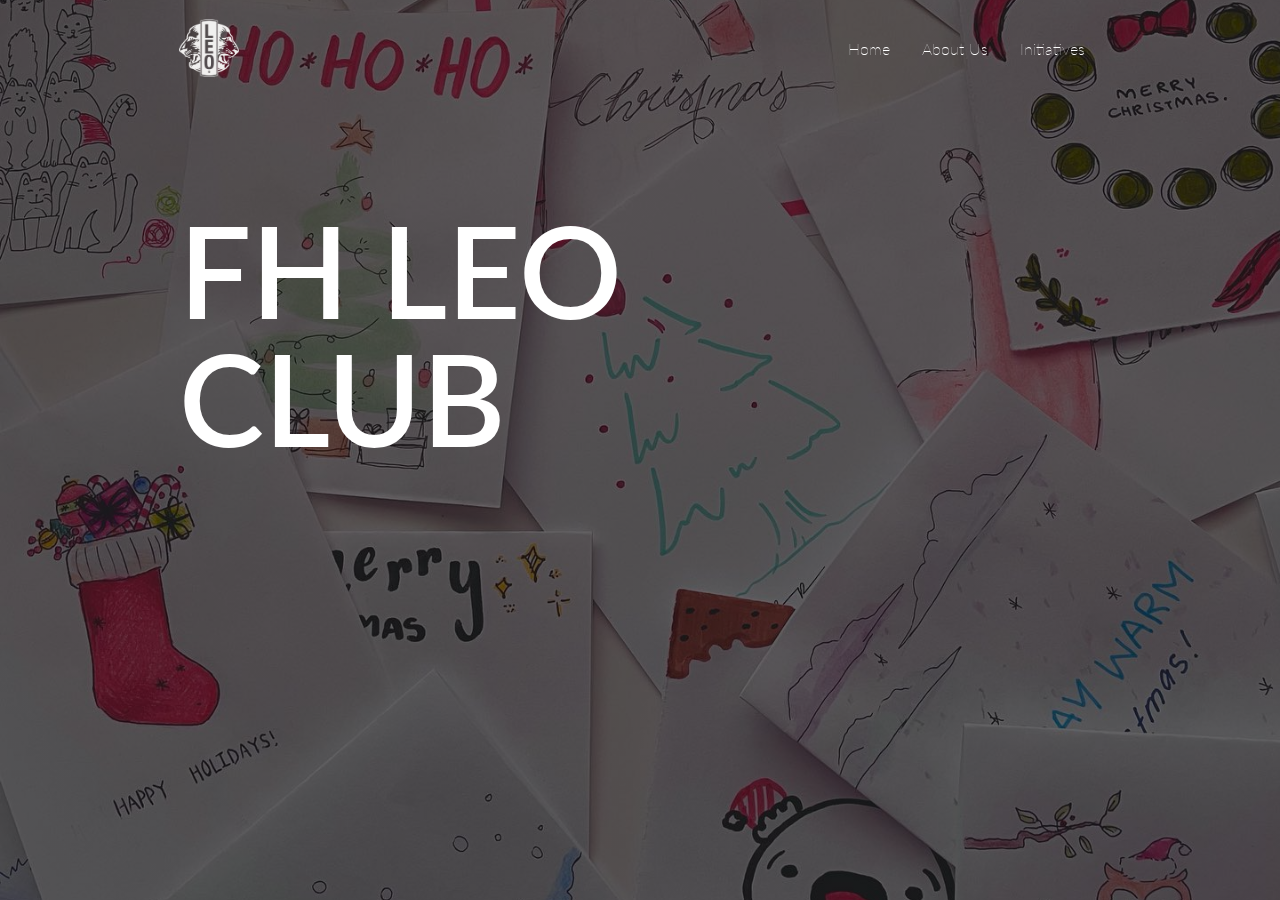
<file: index.html>
<!DOCTYPE html>
<html lang="en">
<head>
    <meta charset="UTF-8">
    <meta http-equiv="X-UA-Compatible" content="IE=edge">
    <meta name="viewport" content="width=device-width, initial-scale=1.0">
    <title>FH leo club</title>
    <script src="JS/script.js" defer></script>
    <link rel="stylesheet" href="CSS/styles.css">
    <link
    href="https://fonts.googleapis.com/css2?family=Lato:wght@600&family=Roboto:wght@300;400&display=swap"
    rel="stylesheet">
</head>
<body>
    <div class="MainContainer">
        <div class="bg-blue ParallaxContainer">
            <nav class="navbar">
                <div class="logo">
                    <a href="#"><img src="PICTURES/leoclubwhite.png" alt="leo club logo"></a>
                </div>
            <a href="#" class="toggle-button">
                <span class="bar"></span>
                <span class="bar"></span>
                <span class="bar"></span>
              </a>

            <div class="navbar-links">
                <ul>
                    <li><a href="index.html"> Home </a></li>
                    <li><a href="aboutUs.html"> About Us </a></li>
                    <li><a href="initiatives.html"> Initiatives </a></li>
                </ul>
            </div>
        </nav>
        <div class="main-title">
                <div class="col">
                    <h1>FH LEO</h1>
                </div>
                <div class="col">
                    <h1>CLUB</h1>
                </div>
        </div>
        </div>
        <div class="ContentContainer">
            <section class="bg-off-white">
                <div class="container">
                    <div class="split">
                        <div> 
                            <img src="PICTURES/fhleoclub.jpg">
                        </div>
                        <div class="about"> 
                            <h2 class="second-title">About LEO Club</h2>
                            <p class="double-space pushdown">The LEO club aims to empower young people by involving them in community service projects such as food drives, charity events and assisting local organizations. The club not only provides a platform for students to make a positive impact on their community, but also helps them to develop their skills, talents and a sense of engagement and leadership.</p>
                        </div>
                    </div>
                </div>
            </section>
        
            <section class="bg-yellow">
                <div class="gallery-container">
                    <h2 class="text-centre whiteh2">Some Things We've Done</h2>
                    <div class="gallery">
                        <div class="icons">
                            <img src= "PICTURES/davidLeoClubImage.png" class="border gallery-element" alt= "club filler">
                            <h3 class="text-centre">Coffee House</h3> 
                        </div>
                          <div class="icons">
                            <img src= "PICTURES/actOfLove.jpg" class="border gallery-element" alt= "club filler">
                            <h3 class="text-centre">Act of Love</h3>
                          </div>
                          <div class="icons">
                            <img src= "PICTURES/seniorCards.jpg" class="border gallery-element" alt= "club filler">
                            <h3 class="text-centre">Christmas Post Cards</h3>
                          </div>
                    </div>
                </div>
            </section>
            
            <section class="bg-off-white">
                <div>
                    <div class="content-container">
                        <div class="social-media text-centre">
                            <h2 class="second-title">Ready to join?</h2>
                            <p class="room">Lorem ipsum, dolor sit amet consectetur adipisicing elit. Repellendus.</p>
                            <a href="https://teams.microsoft.com/l/team/19%3aXjoGESyyftis80p68u_Xhh1oimrOnALKqK0oUwf_hvM1%40thread.tacv2/conversations?groupId=9fa5732e-8d96-49a0-8e16-34128732688b&tenantId=08b4e9cf-8113-420d-ba07-52f7d4df8acd" target="_blank">
                            <button type="button"> Join Teams!</button>
                            </a>
                        </div>
                    </div>
                </div>
            </section>
      </div>
    <footer>
        <div class="footer-container">
            <div class="footer-grid">
                <div>
                    <h2 class="pushdown">Fraser Heights</h2>
                    <h2 class="footer-title">LEO Club</h2>
                    <p>Leadership|Experience|opportunity</p>
                </div>
                <div class="split-footer">
                    <div>
                        <h3 class="subtitle pushdown">Contact Us</h3>
                        <p class="double-space">Lorem ipsum dolor sit.</p>
                        <p class="double-space">Lorem ipsum dolor sit amet consectetur.</p>
                        <p class="double-space">(1)123-456-7890</p>
                        <p class="double-space">Lorem@gmail.com</p>
                    </div> 
                    <div>
                        <h3 class="pushdown">Follow Us</h3>
                        <a href="https://www.instagram.com/fhleoclub/" target="_blank">
                            <p class="double-space">Instagram</p>
                        </a>
                        <p class="double-space">Facebook</p>
                        <p class="double-space">Youtube</p>
                    </div>
                </div>
            </div>
        </div>
    </footer>
</body>
</html>
</file>
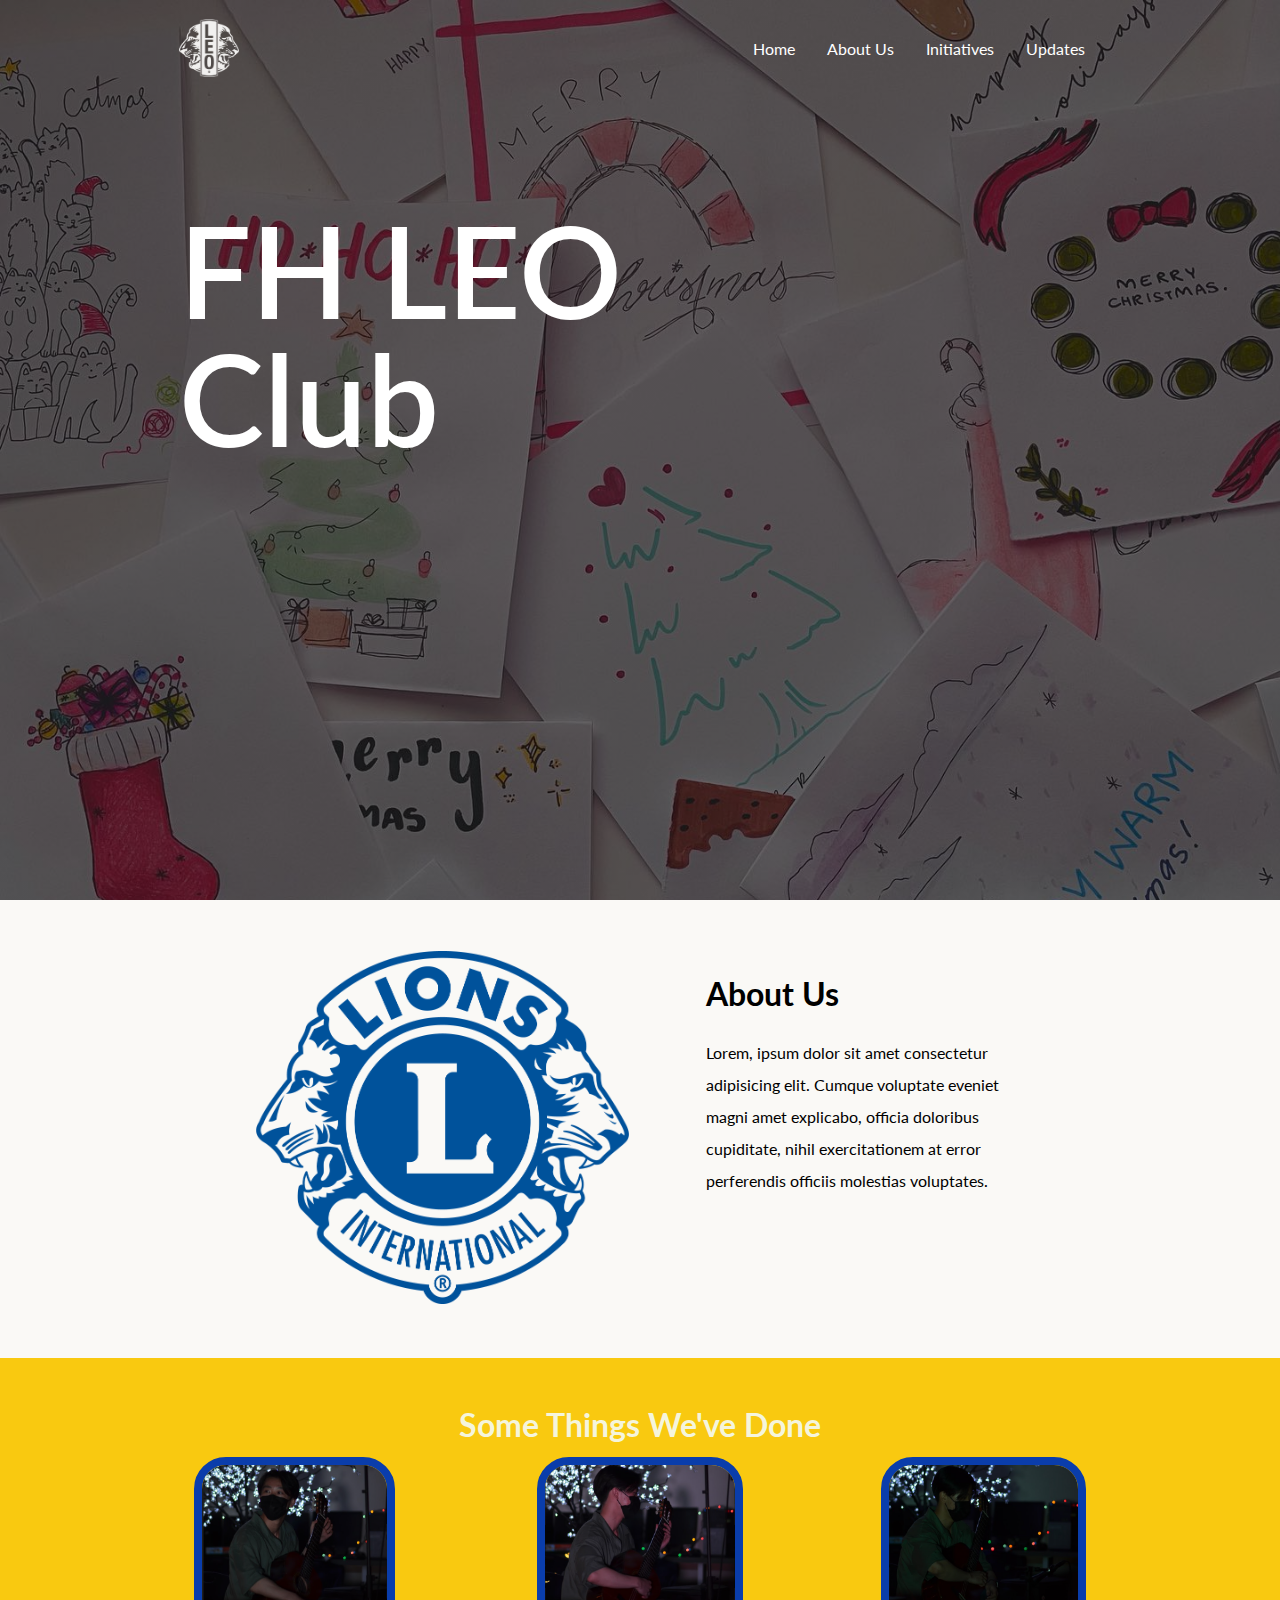
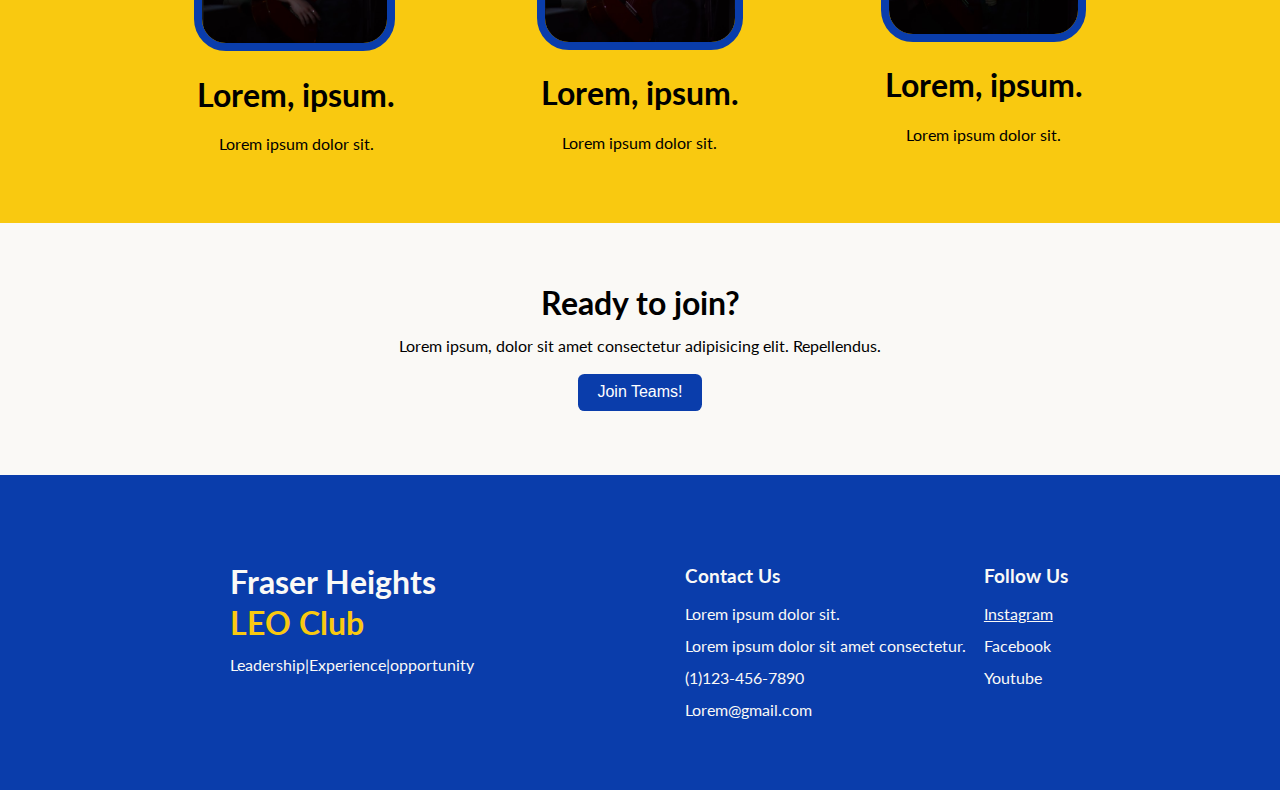
<file: Home page/index.html>
<!DOCTYPE html>
<html lang="en">
<head>
    <meta charset="UTF-8">
    <meta http-equiv="X-UA-Compatible" content="IE=edge">
    <meta name="viewport" content="width=device-width, initial-scale=1.0">
    <title>FH leo club</title>
    <script src="script.js" defer></script>
    <link rel="stylesheet" href="styles.css">
    <link
    href="https://fonts.googleapis.com/css2?family=Lato:wght@600&family=Roboto:wght@300;400&display=swap"
    rel="stylesheet">
</head>
<body>
    <section class="bg-blue">
        <nav class="navbar">
                <div class="logo">
                    <a href="#"><img src="homePagePictures/leoclubwhite.png" alt="leo club logo"></a>
                </div>
            <a href="#" class="toggle-button">
                <span class="bar"></span>
                <span class="bar"></span>
                <span class="bar"></span>
              </a>

            <div class="navbar-links">
                <ul>
                    <li><a href="/Home page/index.html"> Home </a></li>
                    <li><a href="/about us/aboutUs.html"> About Us </a></li>
                    <li><a href="/initiatives/initiatives.html"> Initiatives </a></li>
                    <li><a href="/updates/updates.html"> Updates </a></li>
                </ul>
            </div>
        </nav>
        <div class="main-title">
                <div class="col">
                    <h1>FH LEO</h1>
                </div>
                <div class="col">
                    <h1>Club</h1>
                </div>
        </div>
    </section> 

    <section class="bg-off-white">
        <div class="container">
            <div class="split">
                <div> 
                    <img src="homePagePictures/leoClubLogo.png" alt="LEO club logo">
                </div>
                <div class="about pushdown"> 
                    <h2>About Us</h2>
                    <p class="double-space pushdown"> Lorem, ipsum dolor sit amet consectetur adipisicing elit. Cumque voluptate eveniet magni amet explicabo, officia doloribus cupiditate, nihil exercitationem at error perferendis officiis molestias voluptates.</p>
                </div>
            </div>
        </div>
    </section>

    <section class="bg-yellow">
        <div class="gallery-container">
            <h2 class="text-centre whiteh2">Some Things We've Done</h2>
            <div class="gallery">
                <figure class="icons">
                    <img src= "homePagePictures/davidLeoClubImage.png" class="border gallery-element" alt= "club filler">
                    <h3 class="text-centre sub">Lorem, ipsum.</h3>
                    <figcaption class="text-centre"> Lorem ipsum dolor sit. </figcaption>  
                  </figure>
                  <figure class="icons">
                    <img src= "homePagePictures/davidLeoClubImage2.png" class="border gallery-element" alt= "club filler">
                    <h3 class="text-centre sub">Lorem, ipsum.</h3>
                    <figcaption class="text-centre"> Lorem ipsum dolor sit.</figcaption> 
                  </figure>
                  <figure class="icons">
                    <img src= "homePagePictures/dividLeoClubImag3.png" class="border gallery-element" alt= "club filler">
                    <h3 class="text-centre sub">Lorem, ipsum.</h3>
                    <figcaption class="text-centre"> Lorem ipsum dolor sit.</figcaption> 
                  </figure>
            </div>
        </div>
    </section>
    
    <section class="bg-off-white">
        <div>
            <div class="content-container">
                <div class="social-media text-centre">
                    <h2>Ready to join?</h2>
                    <p class="room">Lorem ipsum, dolor sit amet consectetur adipisicing elit. Repellendus.</p>
                    <a href="https://teams.microsoft.com/l/team/19%3aXjoGESyyftis80p68u_Xhh1oimrOnALKqK0oUwf_hvM1%40thread.tacv2/conversations?groupId=9fa5732e-8d96-49a0-8e16-34128732688b&tenantId=08b4e9cf-8113-420d-ba07-52f7d4df8acd" target="_blank">
                    <button type="button"> Join Teams!</button>
                    </a>
                </div>
            </div>
        </div>
    </section>

    <footer>
        <div class="footer-container">
            <div class="footer-grid">
                <div>
                    <h2 class="pushdown">Fraser Heights</h2>
                    <h2 class="leo">LEO Club</h2>
                    <p>Leadership|Experience|opportunity</p>
                </div>
                <div class="split2">
                    <div>
                        <h3 class="subtitle pushdown">Contact Us</h3>
                        <p class="double-space">Lorem ipsum dolor sit.</p>
                        <p class="double-space">Lorem ipsum dolor sit amet consectetur.</p>
                        <p class="double-space">(1)123-456-7890</p>
                        <p class="double-space">Lorem@gmail.com</p>
                    </div> 
                    <div>
                        <h3 class="subtitle pushdown">Follow Us</h3>
                        <a href="https://www.instagram.com/fhleoclub/" target="_blank">
                            <p class="double-space">Instagram</p>
                        </a>
                        <p class="double-space">Facebook</p>
                        <p class="double-space">Youtube</p>
                    </div>
                </div>
            </div>
        </div>
    </footer>
</body>
</html>
</file>
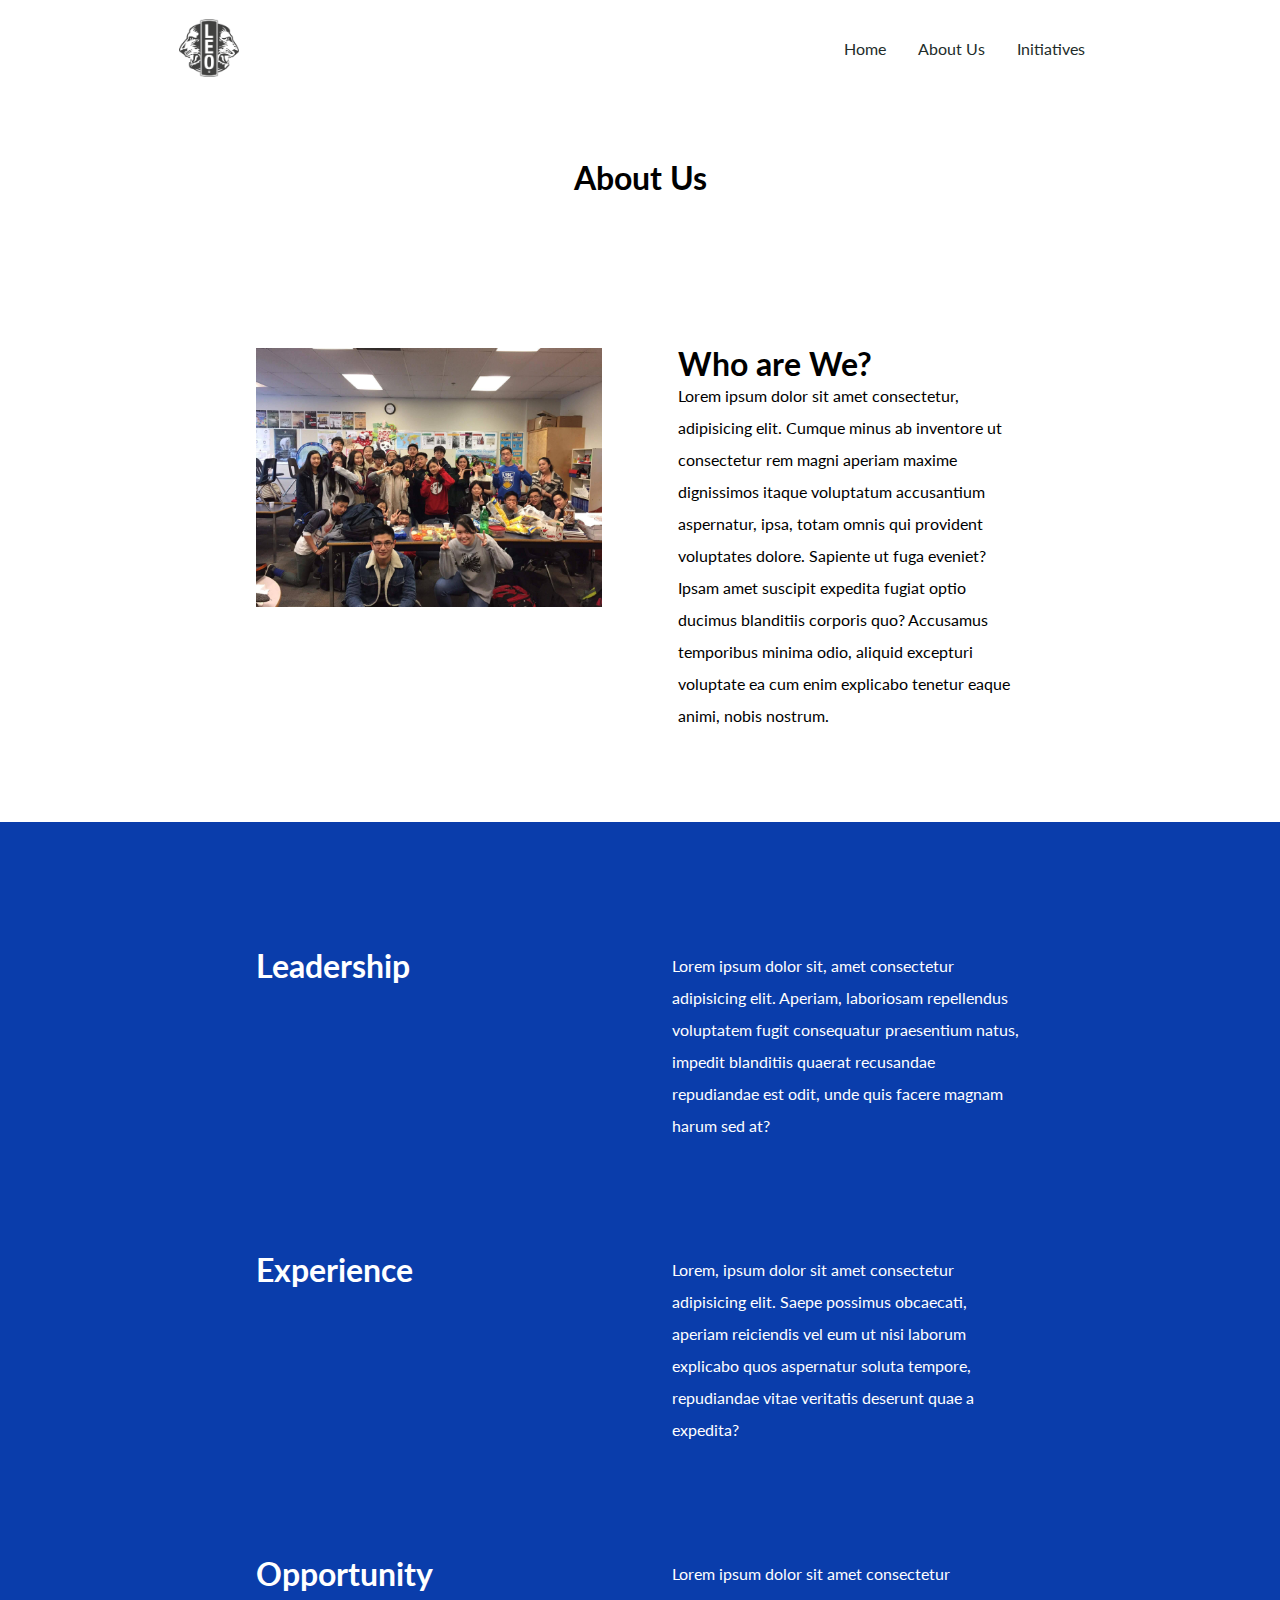
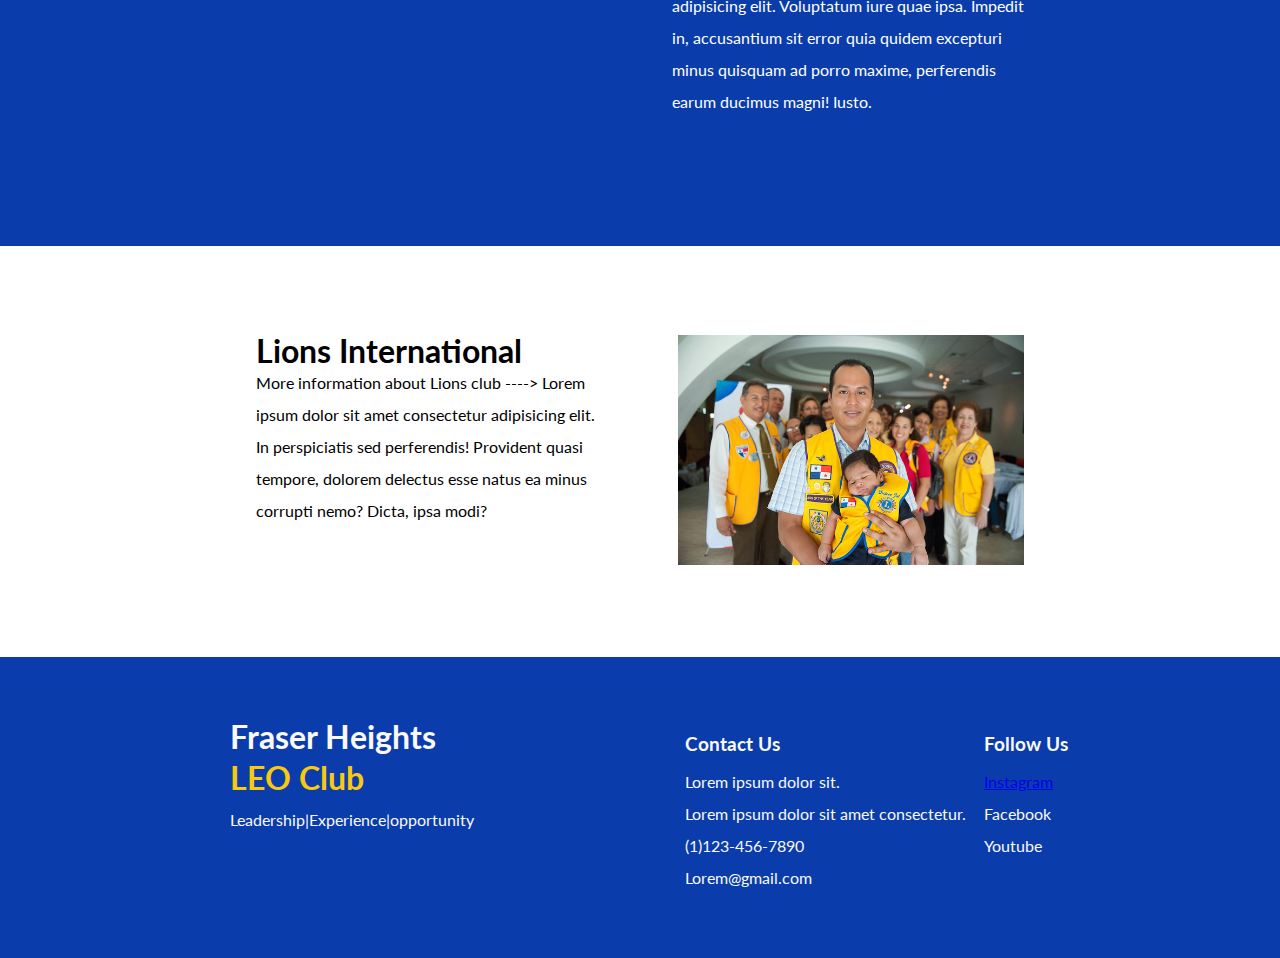
<file: aboutUs.html>
<!DOCTYPE html>
<html lang="en">
<head>
    <meta charset="UTF-8">
    <meta http-equiv="X-UA-Compatible" content="IE=edge">
    <meta name="viewport" content="width=device-width, initial-scale=1.0">
    <title>About Us</title>
    <script src="JS/aboutus.js" defer></script>
    <link rel="stylesheet" href="CSS/aboutus.css">
    <link
    href="https://fonts.googleapis.com/css2?family=Lato:wght@600&family=Roboto:wght@300;400&display=swap"
    rel="stylesheet">
</head>
<body>
    <header>
        <nav class="navbar">
            <div class="logo">
                <a href="#"><img src="PICTURES/leologodark.png" alt="leo club logo"></a>
            </div>
            <a href="#" class="toggle-button">
                <span class="bar"></span>
                <span class="bar"></span>
                <span class="bar"></span>
            </a>
            <div class="navbar-links">
                <ul>
                    <li><a href="index.html"> Home </a></li>
                    <li><a href="aboutUs.html"> About Us </a></li>
                    <li><a href="initiatives.html"> Initiatives </a></li>
                </ul>
            </div>
        </nav>
    </header>
    <section>
        <div>
            <h2 class="main-title">About Us</h2>
        </div>
    </section>
    <section class="bg-">
        <div class="container">
            <div class="split-pictures">
                <div>
                    <img src="PICTURES/fhLeoCLub2.jpg">
                </div>
                <div>
                    <h2 class="second-title">Who are We?</h2>
                   <p class="double-space">Lorem ipsum dolor sit amet consectetur, adipisicing elit. Cumque minus ab inventore ut consectetur rem magni aperiam maxime dignissimos itaque voluptatum accusantium aspernatur, ipsa, totam omnis qui provident voluptates dolore. Sapiente ut fuga eveniet? Ipsam amet suscipit expedita fugiat optio ducimus blanditiis corporis quo? Accusamus temporibus minima odio, aliquid excepturi voluptate ea cum enim explicabo tenetur eaque animi, nobis nostrum.</p>
                </div>
            </div>
        </div>
    </section>
    <section class=bg-blue >
        <div>
            <div class="split-words">
                <div class="leo-description">
                    <h2>Leadership</h2>
                    <p class="double-space">Lorem ipsum dolor sit, amet consectetur adipisicing elit. Aperiam, laboriosam repellendus voluptatem fugit consequatur praesentium natus, impedit blanditiis quaerat recusandae repudiandae est odit, unde quis facere magnam harum sed at?</p>
                </div>
                <div class="leo-description">
                    <h2>Experience</h2>
                    <p class="double-space">Lorem, ipsum dolor sit amet consectetur adipisicing elit. Saepe possimus obcaecati, aperiam reiciendis vel eum ut nisi laborum explicabo quos aspernatur soluta tempore, repudiandae vitae veritatis deserunt quae a expedita?</p>
                </div>
                <div class="leo-description">
                    <h2>Opportunity</h2>
                    <p class="double-space">Lorem ipsum dolor sit amet consectetur adipisicing elit. Voluptatum iure quae ipsa. Impedit in, accusantium sit error quia quidem excepturi minus quisquam ad porro maxime, perferendis earum ducimus magni! Iusto.</p>
                </div>
            </div>
        </div>
    </section>
    <section>
        <div class="container">
            <div class="split-pictures">
                <div>
                    <h2 class="second-title">Lions International</h2>
                    <p class="double-space" > More information about Lions club ----> Lorem ipsum dolor sit amet consectetur adipisicing elit. In perspiciatis sed perferendis! Provident quasi tempore, dolorem delectus esse natus ea minus corrupti nemo? Dicta, ipsa modi?</p>
                </div>
                <div>
                    <img src="PICTURES/lionsInternational.jpg" alt="sample pic">
                </div>
            </div>
        </div>
    </section>
    <footer>
        <div class="footer-container">
            <div class="footer-grid">
                <div>
                    <h2 class="pushdown">Fraser Heights</h2>
                    <h2 class="footer-title">LEO Club</h2>
                    <p>Leadership|Experience|opportunity</p>
                </div>
                <div class="split-footer">
                    <div>
                        <h3 class="subtitle pushdown">Contact Us</h3>
                        <p class="double-space">Lorem ipsum dolor sit.</p>
                        <p class="double-space">Lorem ipsum dolor sit amet consectetur.</p>
                        <p class="double-space">(1)123-456-7890</p>
                        <p class="double-space">Lorem@gmail.com</p>
                    </div> 
                    <div>
                        <h3 class="pushdown">Follow Us</h3>
                        <a href="https://www.instagram.com/fhleoclub/" target="_blank">
                            <p class="double-space">Instagram</p>
                        </a>
                        <p class="double-space">Facebook</p>
                        <p class="double-space">Youtube</p>
                    </div>
                </div>
            </div>
        </div>
    </footer>
</body>
</html>
</file>
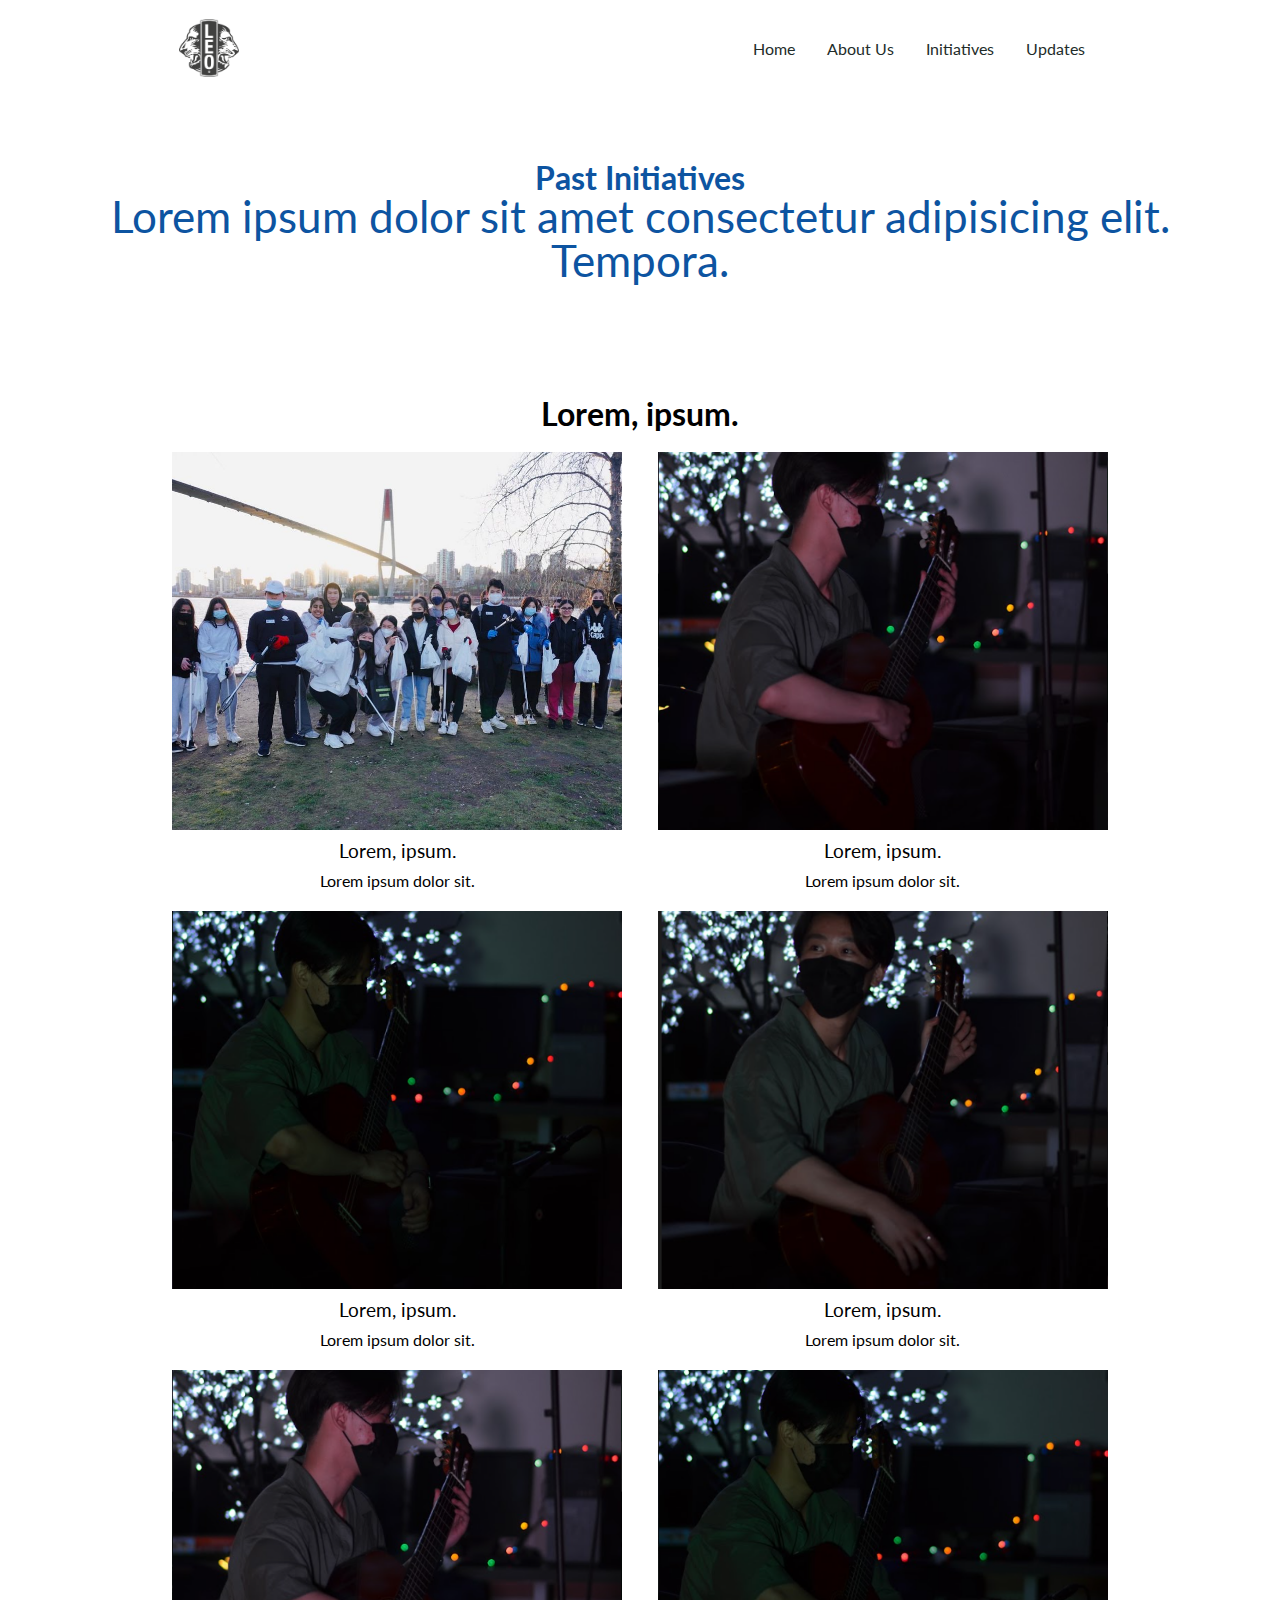
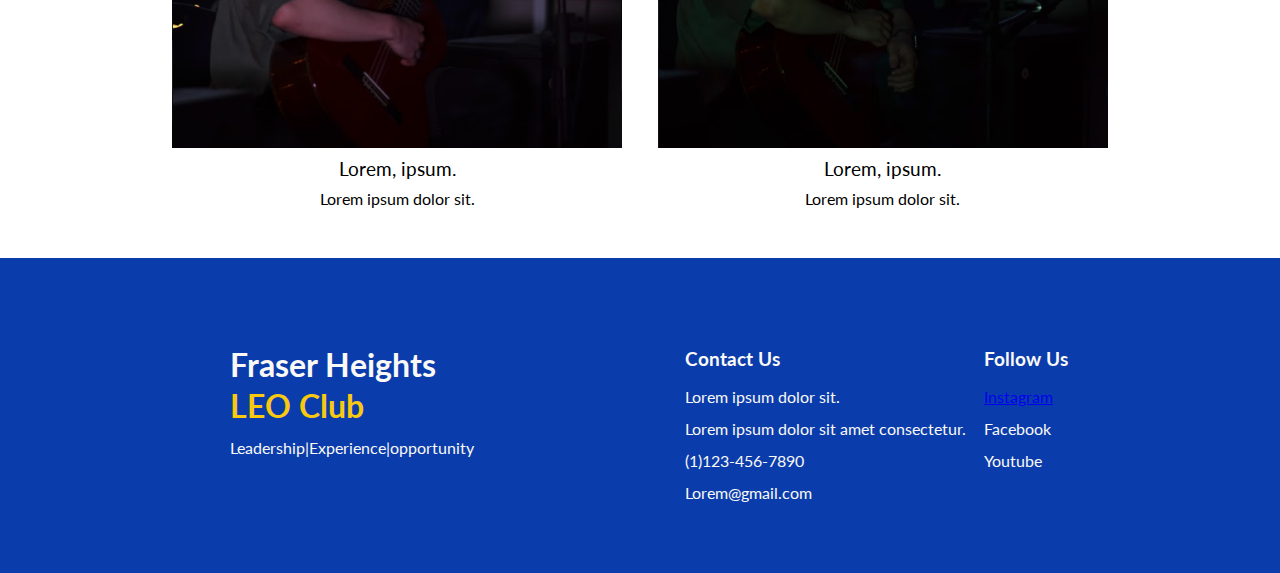
<file: initiatives.html>
<!DOCTYPE html>
<html lang="en">
<head>
    <meta charset="UTF-8">
    <meta http-equiv="X-UA-Compatible" content="IE=edge">
    <meta name="viewport" content="width=device-width, initial-scale=1.0">
    <title>Initiatives</title>
    <script src="JS/initiatives.js" defer></script>
    <link rel="stylesheet" href="CSS/initiatives.css">
    <link
    href="https://fonts.googleapis.com/css2?family=Lato:wght@600&family=Roboto:wght@300;400&display=swap"
    rel="stylesheet">
</head>
<body>
    <header>
        <nav class="navbar">
            <div class="logo">
                <a href="#"><img src="PICTURES/leologodark.png" alt="leo club logo"></a>
            </div>
            <a href="#" class="toggle-button">
                <span class="bar"></span>
                <span class="bar"></span>
                <span class="bar"></span>
            </a>
            <div class="navbar-links">
                <ul>
                    <li><a href="index.html"> Home </a></li>
                    <li><a href="aboutUs.html"> About Us </a></li>
                    <li><a href="initiatives.html"> Initiatives </a></li>
                    <li><a href="updates.html"> Updates </a></li>
                </ul>
            </div>
        </nav>
    </header>
    <section class="main-title">
        <div>
            <h2 class="initiatives">Past Initiatives</h2>
            <p>Lorem ipsum dolor sit amet consectetur adipisicing elit. Tempora.</p>
        </div>
    </section>
    <section>
        <div class="gallery-container">
            <h2 class="text-centre">Lorem, ipsum.</h2>
            <div class="gallery-grid">
                <div >
                    <img src= "PICTURES/leoClubLitterPickup.jpg" class="border gallery-element" alt= "club filler">
                    <h3 class="text-centre sub">Lorem, ipsum.</h3>
                    <div class="text-centre"> Lorem ipsum dolor sit. </div>  
                </div>
                <div class="icons">
                    <img src= "PICTURES/davidLeoClubImage2.png" class="border gallery-element" alt= "club filler">
                    <h3 class="text-centre sub">Lorem, ipsum.</h3>
                    <div class="text-centre"> Lorem ipsum dolor sit.</div> 
                </div>
                <div class="icons">
                    <img src= "PICTURES/dividLeoClubImag3.png" class="border gallery-element" alt= "club filler">
                    <h3 class="text-centre sub">Lorem, ipsum.</h3>
                    <figcaption class="text-centre"> Lorem ipsum dolor sit.</figcaption> 
                </div>
                <div class="icons">
                    <img src= "PICTURES/davidLeoClubImage.png" class="border gallery-element" alt= "club filler">
                    <h3 class="text-centre sub">Lorem, ipsum.</h3>
                    <figcaption class="text-centre"> Lorem ipsum dolor sit. </figcaption>  
                </div>
                <div class="icons">
                    <img src= "PICTURES/davidLeoClubImage2.png" class="border gallery-element" alt= "club filler">
                    <h3 class="text-centre sub">Lorem, ipsum.</h3>
                    <figcaption class="text-centre"> Lorem ipsum dolor sit.</figcaption> 
                </div>
                <div class="icons">
                    <img src= "PICTURES/dividLeoClubImag3.png" class="border gallery-element" alt= "club filler">
                    <h3 class="text-centre sub">Lorem, ipsum.</h3>
                    <figcaption class="text-centre"> Lorem ipsum dolor sit.</figcaption> 
                </div>
            </div>
        </div>
    </section>
    <footer>
        <div class="footer-container">
            <div class="footer-grid">
                <div>
                    <h2 class="pushdown">Fraser Heights</h2>
                    <h2 class="footer-title">LEO Club</h2>
                    <p>Leadership|Experience|opportunity</p>
                </div>
                <div class="split-footer">
                    <div>
                        <h3 class="subtitle pushdown">Contact Us</h3>
                        <p class="double-space">Lorem ipsum dolor sit.</p>
                        <p class="double-space">Lorem ipsum dolor sit amet consectetur.</p>
                        <p class="double-space">(1)123-456-7890</p>
                        <p class="double-space">Lorem@gmail.com</p>
                    </div> 
                    <div>
                        <h3 class="footer-subtitle pushdown">Follow Us</h3>
                        <a href="https://www.instagram.com/fhleoclub/" target="_blank">
                            <p class="double-space">Instagram</p>
                        </a>
                        <p class="double-space">Facebook</p>
                        <p class="double-space">Youtube</p>
                    </div>
                </div>
            </div>
        </div>
    </footer>
</body>
</html>
</file>
<file: CSS/styles.css>
:root{
    --clr-primary-100: #f9c910;
    --clr-primary-500: #0a3dab;
    --clr-primary-600: #0d54a1;

    --clr-neutral-100: #fff;
    --clr-neutral-200: #FAF9F6;
    --clr-neutral-800: #222c2a;

    --ff-primary: "Lato", sans-serif;
    --ff-accent: "Roboto", sans-serif;
}

*{
    box-sizing: border-box;
}
  
.MainContainer {
    perspective: 1px;
    transform-style: preserve-3d;
    height: 100vh;
    overflow-x: hidden;
    overflow-y: scroll;
  }
  
  .ContentContainer {
    position: relative;
    display: block;
    background-color: white;
    z-index: 1;
  }
  
  .ParallaxContainer {
    padding: 0;
    margin: 0;
    position: relative;
    z-index: -1;
    height: 100vh;
    transform: translateZ(-1px) scale(2);
  }
  

body,
h1,
h2,
h3,
footer,
p {
  margin: 0;
  font-family: var(--ff-primary);
}

h1{
    font-size: 8rem;
    font-weight: 600;
}

h2{
    font-size: 2rem;
}

h3{
    padding: 1vw, 0;
    font-size: 1.2rem;
    font-weight: 700;
}

img{
    max-width: 100%;
    display: inline-block;
    object-fit: cover;
}

.navbar{
    padding: 1.5% 14%;
    display: flex;
    position: relative;
    justify-content: space-between;
    align-items: center;
    background-color: transparent;
    color: white;
}

.logo{
    width: 60px;
    height: 60px;
}

.navbar-links{
    height: 100%;
}

.navbar-links ul{
    margin: 0;
    padding: 0;
    display: flex;
}

.navbar-links li{
    list-style: none;
}

.navbar-links li a{
    text-decoration: none;
    padding: 1rem;
    display: block;
    color: white;
}

.navbar .logo a{
    text-decoration: none;
}

.navbar-links li:hover{
    background-color: #555;
}

.toggle-button {
    position: absolute;
    vertical-align: middle;
    top: 1.1rem;
    right: 3rem;
    display: none;
    flex-direction: column;
    justify-content: space-between;
    width: 33px;
    height: 24px;
    color: white;
}

.toggle-button .bar {
    height: 3px;
    width: 100%;
    background-color: white;
    border-radius: 10px;
}

@media (max-width: 800px) {
    .navbar {
        flex-direction: column;
        align-items: flex-start;
    }

    .toggle-button {
        display: flex;
    }

    .navbar-links {
        display: none;
        width: 100%;
    }

    .navbar-links ul {
        width: 100%;
        flex-direction: column;
    }

    .navbar-links ul li {
        text-align: center;
    }

    .navbar-links ul li a {
        padding: .5rem 1rem;
    }

    .navbar-links.active {
        display: flex;
    }
}

.gallery-element{
    height: 85%;
    width: 100%;
}

p,
body{
    line-height: 1;
    font-weight: 100;
    font-size: 1rem;
}

button{
    background-color: var(--clr-primary-500);
    color:#fff;
    display: inline-block;
    border: none;
    padding: 1% 2%;
    font-size: 1rem;
    transition-duration: 0.5s;
    cursor: pointer;
    border-radius: 0.4rem;
}

button:hover{
    background-color: var(--clr-primary-100);
    color: var(--clr-neutral-800);
}

button:active{
    background-color: var(--clr-neutral-800);
}

a{
    color: var(--clr-neutral-200);
}

.main-title{
    padding: 12vh 14%;
}

.second-title{
  font-size: 2rem;
  font-weight: 300;
  color: var(--clr-primary-600);
}

.sub{
    font-size: 2rem;
    padding: 2vw 0;
}

.split{
    display: grid;
    grid-template-columns: 1fr 1fr;
    padding: 7% 13%;
    gap: 2%;
}

@media (max-width: 800px){
    .split{
        display: grid;
        grid-template-columns: 1fr;
        padding: 7% 20%;
        gap: 10%;
    }  
}

.content-container{
    padding: 5% 12%;
}
.gallery-container{
    padding: 5% 13%;
}

.gallery{
    padding-top: 2%;
    display:grid;
    grid-template-columns: 1fr 1fr 1fr ;
    column-gap: 2%;
}

.pushdown{
    padding-top: 3vh;
}
.double-space{
    line-height: 2;
}

.room{
    padding: 2%;
}

.title{
    padding: 8%;
}

.whiteh2{
    color: beige;
}

.border{
    border:0.5rem solid var(--clr-primary-500);
    border-radius: 2rem;
}

.text-centre{
    text-align: center;
}

/* footer styling*/

.footer-container{
    padding: 5% 18%;
}

.footer-grid{
    display: grid;
    grid-template-columns: 2fr 1fr;
    white-space: nowrap;
}

footer{
    color: var(--clr-neutral-200);
    background-color: var(--clr-primary-500);
}

.split-footer{
    display: inline-flex;
    flex-direction: row;
    gap: 5%;
}

.footer-title{
    padding-top: 1vh;
    padding-bottom: 2vh;
    color: var(--clr-primary-100);
}

@media (max-width: 900px){

    .footer-container{
        padding: 8% 16%;
    }

    .footer-grid{
        grid-template-columns: 1fr;
    }

    .footer-subtitle{
        padding-top: 10vw;
    }

    .split-footer{
        flex-direction: column;
    }

    .social-media{
        line-height: 3;
    }
}




.bg-blue{
    height: 100vh;
    width: 100%;
    color: var(--clr-neutral-100);
    background-image: linear-gradient(rgba(0,0,0,0.6),rgba(0,0,0,0.6)),url(leoClubBackgroundImage.jpg);
    background-position: center;
    background-size: cover; 
    padding: 0;
}

.bg-off-white{
    background-color: var(--clr-neutral-200);

}

.bg-yellow{
    color:var(--clr-neutral-200);
    background-color: var(--clr-primary-500);
}



@media (max-width: 900px){


    .gallery-element{
        height: 450px;
        width: 450px;
            display: block;
            margin-left: auto;
            margin-right: auto;
    }

    
    h3{
        padding: 3vw 0;
    }

    .gallery-element{
        max-width: 100%;
        max-height: 100%;
    }

    .split{
        flex-direction: column;
    }

    .about{
        text-align: center;
    }

    .gallery{
        grid-template-columns: 1fr;
        gap: 5vh;
    }

    .gallery-container{
        padding: 8% 16%;
    }

}
</file>
<file: Home page/styles.css>
:root{
    --clr-primary-100: #f9c910;
    --clr-primary-500: #0a3dab;

    --clr-neutral-100: #fff;
    --clr-neutral-200: #FAF9F6;
    --clr-neutral-800: #222c2a;

    --ff-primary: "Lato", sans-serif;
    --ff-accent: "Roboto", sans-serif;
}

*{
    box-sizing: border-box;
}

body,
h1,
h2,
h3,
footer,
p {
  margin: 0;
  font-family: var(--ff-primary);
}

h1{
    font-size: 8rem;
    font-weight: 600;
}

h2{
    font-size: 2rem;
}

h3{
    padding: 1vw 0;
    font-size: 1.2rem;
    font-weight: 700;
}

img{
    max-width: 100%;
    display: inline-block;
    object-fit: cover;
}

.navbar{
    padding: 1.5% 14%;
    display: flex;
    position: relative;
    justify-content: space-between;
    align-items: center;
    background-color: transparent;
    color: white;
}

.logo{
    width: 60px;
    height: 60px;
}

.navbar-links{
    height: 100%;
}

.navbar-links ul{
    margin: 0;
    padding: 0;
    display: flex;
}

.navbar-links li{
    list-style: none;
}

.navbar-links li a{
    text-decoration: none;
    padding: 1rem;
    display: block;
    color: white;
}

.navbar .logo a{
    text-decoration: none;
}

.navbar-links li:hover{
    background-color: #555;
}

.toggle-button {
    position: absolute;
    vertical-align: middle;
    top: 1.1rem;
    right: 3rem;
    display: none;
    flex-direction: column;
    justify-content: space-between;
    width: 33px;
    height: 24px;
    color: white;
}

.toggle-button .bar {
    height: 3px;
    width: 100%;
    background-color: white;
    border-radius: 10px;
}

@media (max-width: 800px) {
    .navbar {
        flex-direction: column;
        align-items: flex-start;
    }

    .toggle-button {
        display: flex;
    }

    .navbar-links {
        display: none;
        width: 100%;
    }

    .navbar-links ul {
        width: 100%;
        flex-direction: column;
    }

    .navbar-links ul li {
        text-align: center;
    }

    .navbar-links ul li a {
        padding: .5rem 1rem;
    }

    .navbar-links.active {
        display: flex;
    }
}

.gallery-element{
    max-height: 65%;
}

p,
body{
    line-height: 1;
    font-weight: 400;
}

button{
    background-color: var(--clr-primary-500);
    color:#fff;
    display: inline-block;
    border: none;
    padding: 1% 2%;
    font-size: 1rem;
    transition-duration: 0.5s;
    cursor: pointer;
    border-radius: 0.4rem;
}

button:hover{
    background-color: var(--clr-primary-100);
    color: var(--clr-neutral-800);
}

button:active{
    background-color: var(--clr-neutral-800);
}

a{
    color: var(--clr-neutral-200);
}

.main-title{
    padding: 12vh 14%;
}

.sub{
    font-size: 2rem;
    padding: 2vw 0;
}

.split{
    display: inline-flex;
    flex-direction: row;
    padding: 4% 20%;
    gap: 10%;
}

.split2{
    display: inline-flex;
    flex-direction: row;
    gap: 5%;
}

.footer-container{
    padding: 5% 18%;
}

.footer-grid{
    display: grid;
    grid-template-columns: 2fr 1fr;
    white-space: nowrap;
}

.content-container{
    padding: 5% 12%;
}
.gallery-container{
    padding: 4% 12%;
}

.gallery{
    display:grid;
    grid-template-columns: 1fr 1fr 1fr ;
    column-gap: 6%;
}

.leo{
    padding-top: 1vh;
    padding-bottom: 2vh;
    color: var(--clr-primary-100);
}
.pushdown{
    padding-top: 3vh;
}
.double-space{
    line-height: 2;
}

.room{
    padding: 2%;
}

.title{
    padding: 8%;
}

.whiteh2{
    color: beige;
}

.border{
    border:0.5rem solid #0a3dab;
    border-radius: 2rem;
}

.text-centre{
    text-align: center;
}

.bg-blue{
    height: 100vh;
    width: 100%;
    color: var(--clr-neutral-100);
    background-image: linear-gradient(rgba(0,0,0,0.6),rgba(0,0,0,0.6)),url(homePagePictures/269949897_344656750380899_4382031329720486470_n.jpg);
    background-position: centre;
    background-size: cover;
}

.bg-off-white{
    background-color: var(--clr-neutral-200);
}

.bg-yellow{
    background-color: var(--clr-primary-100);
}

footer{
    color: var(--clr-neutral-200);
    background-color: var(--clr-primary-500);
}

@media (max-width: 900px){

    .subtitle{
        padding-top: 10vw;
    }

    h3{
        padding: 5vw 0;
    }

    .gallery-element{
        max-width: 100%;
        max-height: 100%;
    }

    .split{
        flex-direction: column;
    }

    .about{
        text-align: center;
    }

    .about{
        text-align: center;
    }

    .split2{
        flex-direction: column;
    }

    .gallery{
        grid-template-columns: 1fr;
    }

    .gallery-container{
        padding: 8% 16%;
    }

    .footer-container{
        padding: 8% 16%;
    }

    .social-media{
        line-height: 3;
    }

    .footer-grid{
        grid-template-columns: 1fr;
    }
}
</file>
<file: CSS/aboutus.css>
:root{
    --clr-primary-100: #f9c910;
    --clr-primary-500: #0a3dab;

    --clr-neutral-100: #fff;
    --clr-neutral-200: #FAF9F6;
    --clr-neutral-800: #222c2a;

    --ff-primary: "Lato", sans-serif;
    --ff-accent: "Roboto", sans-serif;
}

/* General styling */

*{
    box-sizing: border-box;
}

body,
h1,
h2,
h3,
footer,
p {
  margin: 0;
  font-family: var(--ff-primary);
}

p,
body{
    line-height: 1;
    font-weight: 400;
}

h1{
    font-size: 8rem;
    font-weight: 600;
}

h2{
    font-size: 2rem;
}

h3{
    padding: 1vw 0;
    font-size: 1.2rem;
    font-weight: 700;
}

img{
    max-width: 100%;
    display: inline-block;
    object-fit: cover;
}

/* navbar styling */

.navbar{
    padding: 1.5% 14%;
    display: flex;
    position: relative;
    justify-content: space-between;
    align-items: center;
    background-color: transparent;
}

.logo{
    width: 60px;
    height: 60px;
}

.navbar-links{
    height: 100%;
}

.navbar-links ul{
    margin: 0;
    padding: 0;
    display: flex;
}

.navbar-links li{
    list-style: none;
}

.navbar-links li a{
    text-decoration: none;
    padding: 1rem;
    display: block;
    color: var(--clr-neutral-800);
}

.navbar .logo a{
    text-decoration: none;
}

.navbar-links li:hover{
    background-color: #555;
}

.toggle-button {
    position: absolute;
    vertical-align: middle;
    top: 1.1rem;
    right: 3rem;
    display: none;
    flex-direction: column;
    justify-content: space-between;
    width: 33px;
    height: 24px;
    color: white;
}

.toggle-button .bar {
    height: 3px;
    width: 100%;
    background-color: var(--clr-neutral-800);
    border-radius: 10px;
}

@media (max-width: 800px) {
    .navbar {
        flex-direction: column;
        align-items: flex-start;
    }

    .toggle-button {
        display: flex;
    }

    .navbar-links {
        display: none;
        width: 100%;
    }

    .navbar-links ul {
        width: 100%;
        flex-direction: column;
    }

    .navbar-links ul li {
        text-align: center;
    }

    .navbar-links ul li a {
        padding: .5rem 1rem;
    }

    .navbar-links.active {
        display: flex;
    }
}

.gallery-element{
    max-height: 65%;
}

/* main title styling */

.main-title{
    padding: 5%;
    text-align: center;
}

/* split styling */

.split-pictures{
    display: grid;
    grid-template-columns: 1fr 1fr;
    padding: 7% 20%;
    gap: 10%;
}

.double-space{
    line-height: 2;
}

/* styling the leo sign thing */

.split-words{
    display: inline-flex;
    flex-direction: column;
    gap: 7rem;
    padding: 10% 20%;
}

.leo-description{
    display: grid;
    grid-template-columns: 1fr 1fr;
    gap: 4rem;
}

/* footer styling*/

.footer-container{
    padding: 5% 18%;
}

.footer-grid{
    display: grid;
    grid-template-columns: 2fr 1fr;
    white-space: nowrap;
}

footer{
    color: var(--clr-neutral-200);
    background-color: var(--clr-primary-500);
}

.split-footer{
    display: inline-flex;
    flex-direction: row;
    gap: 5%;
}

.footer-title{
    padding-top: 1vh;
    padding-bottom: 2vh;
    color: var(--clr-primary-100);
}

@media (max-width: 900px){

    .footer-container{
        padding: 8% 16%;
    }

    .footer-grid{
        grid-template-columns: 1fr;
    }

    .footer-subtitle{
        padding-top: 10vw;
    }

    .split-footer{
        flex-direction: column;
    }

    .social-media{
        line-height: 3;
    }
}


/* background colors */

.bg-blue{
    background-color: var(--clr-primary-500);
    color: var(--clr-neutral-100);
}
</file>
<file: CSS/initiatives.css>
:root{
    --clr-primary-100: #f9c910;
    --clr-primary-500: #0a3dab;
    --clr-primary-600: #0d54a1;

    --clr-neutral-100: #fff;
    --clr-neutral-200: #FAF9F6;
    --clr-neutral-800: #222c2a;

    --ff-primary: "Lato", sans-serif;
    --ff-accent: "Roboto", sans-serif;
}

/* general styling */

*{
    box-sizing: border-box;
}

body,
h1,
h2,
h3,
footer,
p {
  margin: 0;
  font-family: var(--ff-primary);
}

h1{
    font-size: 8rem;
    font-weight: 600;
}

h2{
    font-size: 2rem;
}

h3{
    padding: 1vw 0;
    font-size: 1.2rem;
    font-weight: 700;
}

img{
    max-width: 100%;
    display: inline-block;
    object-fit: cover;
}

.text-centre{
    text-align: center;
}

.double-space{
    line-height: 2;
}

/* navbar styling */

.navbar{
    padding: 1.5% 14%;
    display: flex;
    position: relative;
    justify-content: space-between;
    align-items: center;
    background-color: transparent;
}

.logo{
    width: 60px;
    height: 60px;
}

.navbar-links{
    height: 100%;
}

.navbar-links ul{
    margin: 0;
    padding: 0;
    display: flex;
}

.navbar-links li{
    list-style: none;
}

.navbar-links li a{
    text-decoration: none;
    padding: 1rem;
    display: block;
    color: var(--clr-neutral-800);
}

.navbar .logo a{
    text-decoration: none;
}

.navbar-links li:hover{
    background-color: #555;
}

.toggle-button {
    position: absolute;
    vertical-align: middle;
    top: 1.1rem;
    right: 3rem;
    display: none;
    flex-direction: column;
    justify-content: space-between;
    width: 33px;
    height: 24px;
    color: white;
}

.toggle-button .bar {
    height: 3px;
    width: 100%;
    background-color: var(--clr-neutral-800);
    border-radius: 10px;
}

@media (max-width: 800px) {
    .navbar {
        flex-direction: column;
        align-items: flex-start;
    }

    .toggle-button {
        display: flex;
    }

    .navbar-links {
        display: none;
        width: 100%;
    }

    .navbar-links ul {
        width: 100%;
        flex-direction: column;
    }

    .navbar-links ul li {
        text-align: center;
    }

    .navbar-links ul li a {
        padding: .5rem 1rem;
    }

    .navbar-links.active {
        display: flex;
    }
}


p,
body{
    line-height: 1;
    font-weight: 400;
}


/* main title styling */

.main-title{
    padding: 5%;
    text-align: center;
    font-size: 2.75rem;
    color: var(--clr-primary-600);
    font-weight: 790;
}

.second-title{
  font-size: 2rem;
  font-weight: 300;
  color: var(--clr-primary-600);
}

.sub{
    padding-top: 2%;
    font-weight: 400;
}

.initiatives{
    padding: 0% 5%;
}

/* gallery styling */

.gallery-container{
    padding: 4% 4vw;
}

.gallery-grid{
    display: flex;
    flex-wrap: wrap;
    max-width: 100%;
    width: 100%;
    gap: 3%;
    justify-content: center;
    /* grid-template-columns:1fr 1fr;
    grid-column-gap: 5%;
    grid-row-gap: 0px; */
}


.gallery-element{
    padding: 5% 0% 0% 0%;
    /* object-fit: cover; */
    transition: 0.2s linear;
    cursor: pointer;
    height: 500px;
    width: 600px;
    object-fit: cover;
}

/* .popup-image{
    position: fixed;
    top:0; left:0;
    background: rgba(0,0,0,0.9);
    height: 100%;
    width: 100%;
    z-index: 100;
    display: none;
}

.popup-image span{
    position: absolute;
    top: 0; right: 10px;
    font-size: 50px;
    font-weight: 10px;
    color: #fff;
    cursor: pointer;
    z-index: 100;
}

.popup-image img{
    position: absolute;
    top: 50%; left: 50%;
    transform: translate(-50%, -50%);
    max-width: 80%;
    height: 80%;
    object-fit: cover;
} */

@media (max-width: 1400px){
    .gallery-element{
        height: 400px;
        width: 450px;
    }
}

@media (max-width: 800px){
    .gallery-element{
        padding: 6% 1vw;
        /* object-fit: cover; */
        transition: 0.2s linear;
        cursor: pointer;
        height: auto;
        max-height: 400px;
        max-width: 100%;
        object-fit: cover;
    }
    
}
/* image stling */

.gallery-element:hover{
    transform: scale(1.01);
}

/* footer styling*/

.pushdown{
    padding-top: 3vh;
}

.footer-container{
    padding: 5% 18%;
}

.footer-grid{
    display: grid;
    grid-template-columns: 2fr 1fr;
    white-space: nowrap;
}

footer{
    color: var(--clr-neutral-200);
    background-color: var(--clr-primary-500);
}

.split-footer{
    display: inline-flex;
    flex-direction: row;
    gap: 5%;
}

.footer-title{
    padding-top: 1vh;
    padding-bottom: 2vh;
    color: var(--clr-primary-100);
}

@media (max-width: 900px){

    .footer-container{
        padding: 8% 16%;
    }

    .footer-grid{
        grid-template-columns: 1fr;
    }

    .split-footer{
        flex-direction: column;
    }

    .social-media{
        line-height: 3;
    }
}
</file>
